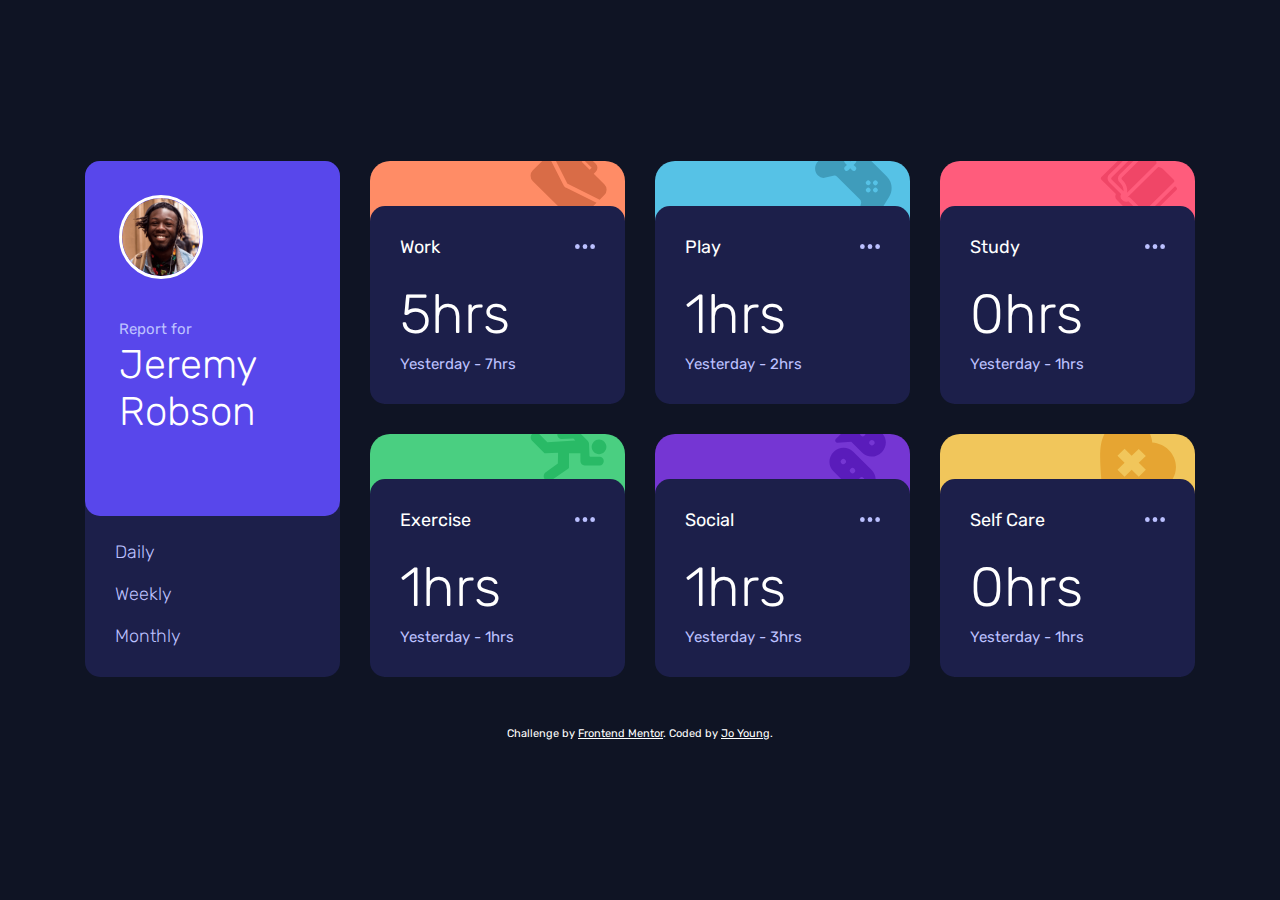
<file: index.html>
<!DOCTYPE html>
<html lang="en">

<head>
  <meta charset="UTF-8">
  <meta name="viewport" content="width=device-width, initial-scale=1.0">
  <link rel="icon" type="image/png" sizes="32x32" href="./images/favicon-32x32.png">
  <title>Frontend Mentor | Time tracking dashboard</title>

  <!-- Font -->
  <link rel="preconnect" href="https://fonts.googleapis.com">
  <link rel="preconnect" href="https://fonts.gstatic.com" crossorigin>
  <link href="https://fonts.googleapis.com/css2?family=Rubik:wght@300;400;500&display=swap" rel="stylesheet">

  <!-- CSS Styles -->
  <link rel="stylesheet" href="styles.css">
</head>

<body>
  <main class="overall">

    <div class="grid-container">

      <div class="intro-box" id="intro">
        <div class="blue-box">
          <img id="profile-pic" src="images/image-jeremy.png" alt="profile-pic">
          <div id="profile">
            <label id="report-label">Report for</label>
            <p class="name">Jeremy Robson</p>
          </div>
        </div>
        <div class="main-dark-blue-box">
          <p class="timeframe-title" id="Daily" onclick="data('Daily')">Daily</p>
          <p class="timeframe-title" id="Weekly" onclick="data('Weekly')">Weekly</p>
          <p class="timeframe-title" id="Monthly" onclick="data('Monthly')">Monthly</p>
        </div>
      </div>

      <div class="sub-box" id="work"></div>
      <div class="sub-box" id="play"></div>
      <div class="sub-box" id="study"></div>
      <div class="sub-box" id="exercise"></div>
      <div class="sub-box" id="social"></div>
      <div class="sub-box" id="self-care"></div>

    </div>

    <footer class="attribution">
      Challenge by <a href="https://www.frontendmentor.io?ref=challenge" target="_blank">Frontend Mentor</a>.
      Coded by <a href="#">Jo Young</a>.
    </footer>

  </main>
  <script src="data.js"></script>
</body>

</html>
</file>
<file: styles.css>
/* Trying out grid-template in this challenge */

* {
    margin: 0;
    padding: 0;
}

body {
    background-color: hsl(226, 43%, 10%);
    font-family: "Rubik", sans-serif;
    width: 100vw;
    height: 100vh;
    display: flex;
    justify-content: center;
    align-items: center;
}

/* Text styles */

.timeframe-title,
.title {
    font-size: 18px;
}

.timeframe-title {
    color:hsl(236, 100%, 87%);
    padding-top: 20px;
    font-weight: 300;
    cursor: pointer;
    transition: color 0.15s;
}

.timeframe-title:is(:hover, :active),
.title,
.name,
.current-hr {
    color: hsl(0, 0%, 100%);
}

.name {
    font-size: 40px;
    font-weight: 300;
    padding-top: 3px;
}

.current-hr {
    font-size: 55px;
    font-weight: 300;
    padding-top: 24px;
    padding-bottom: 8px;
}

#report-label,
.previous-hr {
    font-size: 15px;
    color: hsl(236, 100%, 87%);
}

/* Grid-structure */

.grid-container {
    display: grid;
    width: 100%;
    grid-template-areas:
        "a b c d"            
        "a e f g";
    grid-template-rows: 1fr 1fr;
    grid-template-columns: 255px 255px 255px 255px;
    gap: 30px;
    margin-bottom: 50px;
}

#intro {
    grid-area: a;
    background-color: hsl(235, 46%, 20%);
}

#work {
    grid-area: b;
    background-color: hsl(15, 100%, 70%);
}

#play {
    grid-area: c;
    background-color: hsl(195, 74%, 62%);
}

#study {
    grid-area: d;
    background-color: hsl(348, 100%, 68%);
}

#exercise {
    grid-area: e;
    background-color: hsl(145, 58%, 55%);
}

#social {
    grid-area: f;
    background-color: hsl(264, 64%, 52%);
}

#self-care {
    grid-area: g;
    background-color: hsl(43, 84%, 65%);
}

/* Individual boxes */

.intro-box {
    display: grid;
    grid-template-rows: 355px 1fr;
    border-radius: 15px;
}

.blue-box {
    background-color: hsl(246, 80%, 60%);
    border-radius: 15px;
    padding: 34px;
}

.main-dark-blue-box {
    height: auto;
    width: auto;
    padding: 5px 30px 30px 30px;
}

.sub-box {
    display: grid;
    grid-template-rows: 45px 1fr;
    border-radius: 20px;
}

.dark-blue-box {
    height: auto;
    width: auto;
    background-color: hsl(235, 46%, 20%);
    border-radius: 15px;
    padding: 30px;
    cursor: pointer;
    transition: background-color 0.15s;
}

.dark-blue-box:hover {
    background-color: hsl(238, 36%, 33%);
}

.label-title {
    display: grid;
    grid-template-columns: auto auto;
    justify-content: space-between;
    align-items: center;
}

/* Images & icons */

#profile-pic {
    display: block;
    width: 78px;
    border-radius: 45px; /* Give more room for round radius. */
    border: 3px solid hsl(0, 0%, 100%);
    margin-bottom: 40px;
}

.icons {
    width: 30%;
    height: 45px; /* Match grid-template-rows */
    margin-left: 160px; /* You can also use div and alignment to position icon to the right.*/
    object-fit: cover;
}

#work-icon,
#study-icon,
#social-icon,
#self-care-icon {
    object-position: 50% 35%; /* Represent x & y respectively*/
}

#play-icon,
#exercise-icon {
    object-position: 50% 20%; /* Represent x & y respectively*/
}

.icon-ellipsis {
    width: 20px;
    cursor: pointer;
    transition: filter 0.15s;
}

.icon-ellipsis:is(:hover, :focus) {
    filter: grayscale(100%) brightness(200%);
}

/* Footer */

.attribution { 
    position: relative;
    font-size: 11px; 
    text-align: center; 
    color: hsl(0, 0%, 100%); 
}

.attribution a { 
    color: hsl(0, 0%, 100%); 
}

@media (max-width: 1024px) { 
    body {
        height: auto;
    }
    
    main {
        width: 85%;
    }

    /* Text styles */

    .name {
        font-size: 25px;
    }

    /* Grid structure */

    .grid-container {
        display: flex;
        flex-direction: column;
        justify-content: center;
        align-items: center;
        margin: 80px 0;
    }

    /* Individual boxes */
    
    .intro-box,
    .sub-box {
        width: 100%;
    }

    .intro-box {
        display: grid;
        grid-template-rows: 132px 1fr;
        border-radius: 15px;
    }

    .blue-box {
        display: flex;
        align-items: center; /* This line prevents stretching*/
        padding: 25px;
    }

    .main-dark-blue-box {
        display: flex;
        justify-content: space-between;
        padding: 4px 25px 25px 25px;
    }

    .sub-box {
        grid-template-rows: 40px 1fr;
    }

    .label-time {
        display: grid;
        grid-template-columns: auto auto;
        justify-content: space-between;
        align-items: center;
        margin-top: 5px;
    }

    .current-hr {
        font-size: 32px;
        font-weight: 300;
        padding-top: 0;
        padding-bottom: 0;
    }

    .dark-blue-box {
        padding: 25px;
    }

    /* Images & icons */

    #profile-pic {
        width: 70px;
        border-radius: 45px; /* Give more room for round radius. */
        border: 3px solid hsl(0, 0%, 100%);
        margin-bottom: 0;
        margin-right: 20px;
    }
}
</file>
